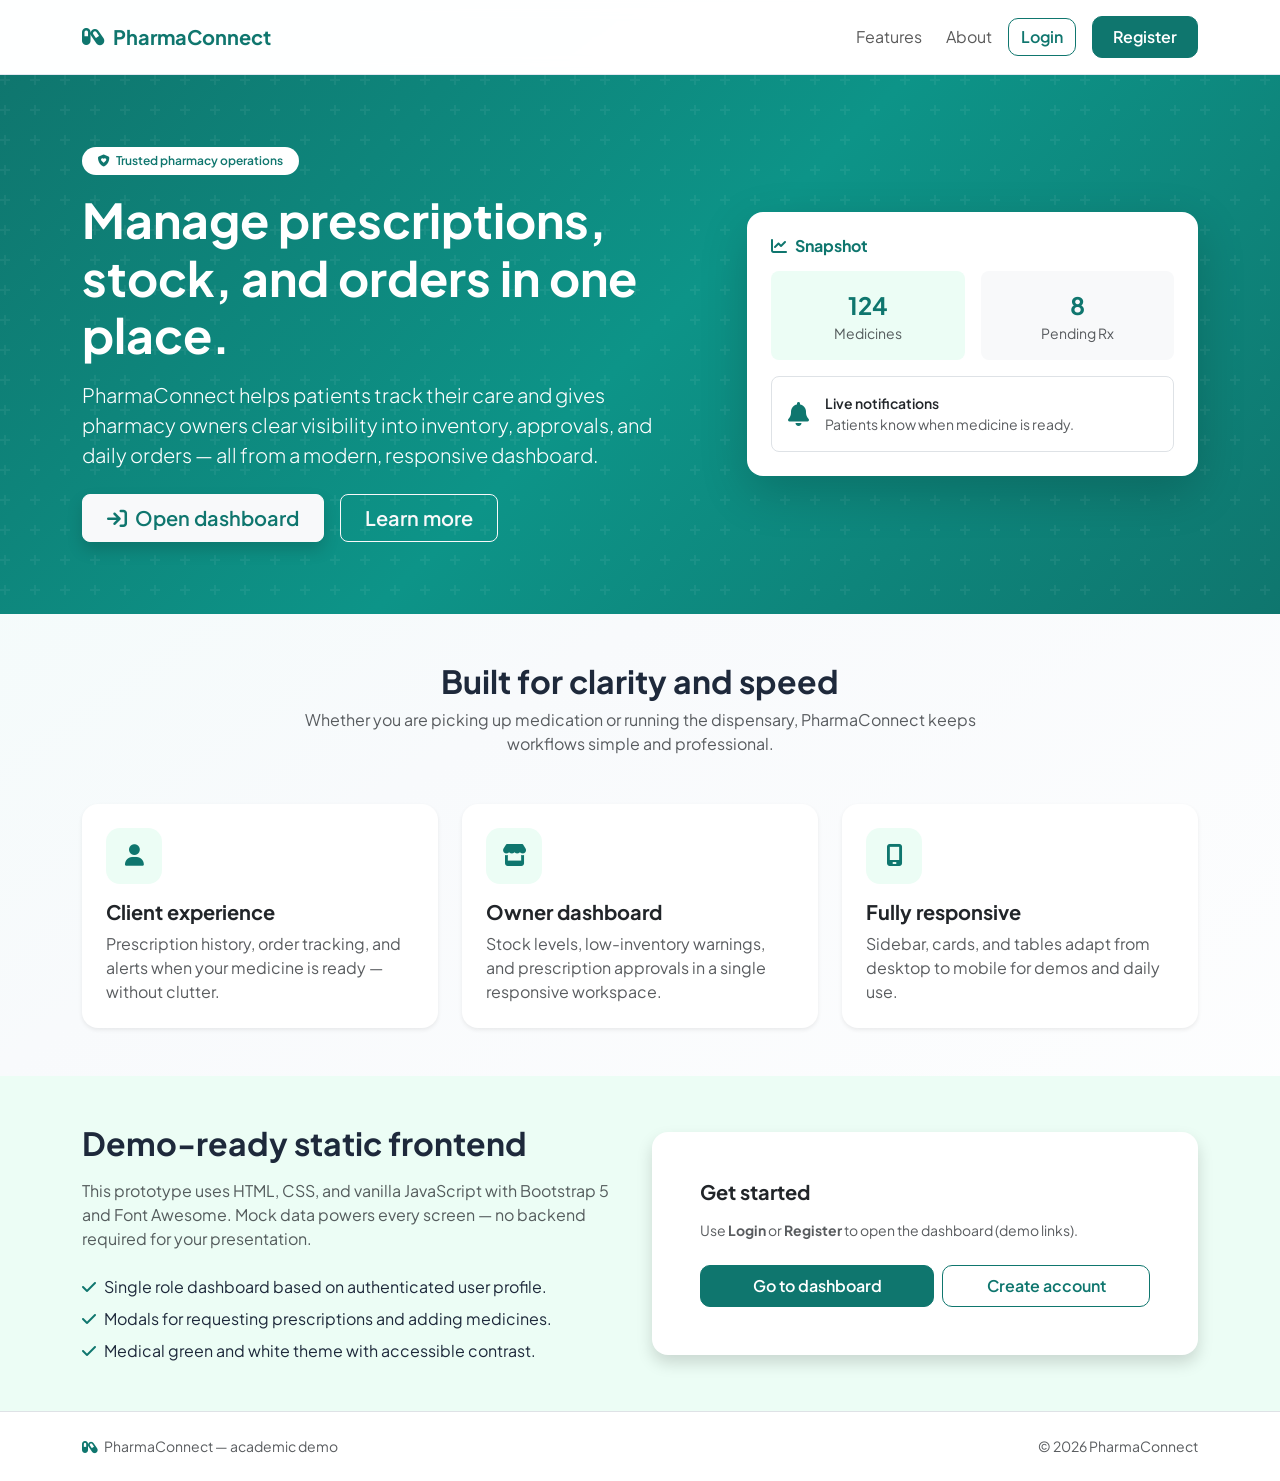
<file: index.html>
<!DOCTYPE html>
<html lang="en">
  <head>
    <meta charset="UTF-8" />
    <meta name="viewport" content="width=device-width, initial-scale=1.0" />
    <title>PharmaConnect — Pharmacy Management</title>
    <link rel="preconnect" href="https://fonts.googleapis.com" />
    <link rel="preconnect" href="https://fonts.gstatic.com" crossorigin />
    <link
      href="https://fonts.googleapis.com/css2?family=Plus+Jakarta+Sans:wght@400;500;600;700&display=swap"
      rel="stylesheet"
    />
    <link
      href="https://cdn.jsdelivr.net/npm/bootstrap@5.3.2/dist/css/bootstrap.min.css"
      rel="stylesheet"
    />
    <link
      rel="stylesheet"
      href="https://cdnjs.cloudflare.com/ajax/libs/font-awesome/6.5.1/css/all.min.css"
      crossorigin="anonymous"
      referrerpolicy="no-referrer"
    />
    <link rel="stylesheet" href="style.css" />
  </head>
  <body>
    <nav class="navbar navbar-expand-lg landing-nav sticky-top py-3">
      <div class="container">
        <a class="navbar-brand fw-bold text-pharma d-flex align-items-center gap-2" href="index.html">
          <i class="fa-solid fa-capsules"></i>
          PharmaConnect
        </a>
        <button
          class="navbar-toggler"
          type="button"
          data-bs-toggle="collapse"
          data-bs-target="#navLanding"
          aria-controls="navLanding"
          aria-expanded="false"
          aria-label="Toggle navigation"
        >
          <span class="navbar-toggler-icon"></span>
        </button>
        <div class="collapse navbar-collapse" id="navLanding">
          <ul class="navbar-nav ms-auto align-items-lg-center gap-lg-2">
            <li class="nav-item">
              <a class="nav-link" href="#features">Features</a>
            </li>
            <li class="nav-item">
              <a class="nav-link" href="#about">About</a>
            </li>
            <li class="nav-item">
              <button type="button" class="btn btn-outline-pharma me-lg-2 my-2 my-lg-0" data-bs-toggle="modal" data-bs-target="#modalLogin">
                Login
              </button>
            </li>
            <li class="nav-item">
              <button type="button" class="btn btn-pharma" data-bs-toggle="modal" data-bs-target="#modalRegister">
                Register
              </button>
            </li>
          </ul>
        </div>
      </div>
    </nav>

    <header class="hero-gradient text-white py-5">
      <div class="container position-relative py-lg-4">
        <div class="row align-items-center">
          <div class="col-lg-7 mb-5 mb-lg-0">
            <span class="badge bg-white text-pharma px-3 py-2 rounded-pill fw-semibold mb-3">
              <i class="fa-solid fa-shield-heart me-1"></i> Trusted pharmacy operations
            </span>
            <h2 class="display-5 fw-bold mb-3">Manage prescriptions, stock, and orders in one place.</h2>
            <p class="lead opacity-90 mb-4 pe-lg-5">
              PharmaConnect helps patients track their care and gives pharmacy owners clear visibility into
              inventory, approvals, and daily orders — all from a modern, responsive dashboard.
            </p>
            <div class="d-flex flex-wrap gap-3">
              <a href="dashboard.html" class="btn btn-light btn-lg text-pharma fw-semibold px-4 rounded-3 shadow">
                <i class="fa-solid fa-arrow-right-to-bracket me-2"></i>Open dashboard
              </a>
              <a href="#features" class="btn btn-outline-light btn-lg rounded-3 fw-semibold px-4">
                Learn more
              </a>
            </div>
          </div>
          <div class="col-lg-5">
            <div class="card border-0 shadow-lg rounded-4 overflow-hidden bg-white text-dark">
              <div class="card-body p-4">
                <h3 class="h6 text-pharma fw-bold mb-3">
                  <i class="fa-solid fa-chart-line me-2"></i>Snapshot
                </h3>
                <div class="row g-3 text-center small">
                  <div class="col-6">
                    <div class="p-3 rounded-3 bg-pharma-soft">
                      <div class="fs-4 fw-bold text-pharma">124</div>
                      <div class="text-muted">Medicines</div>
                    </div>
                  </div>
                  <div class="col-6">
                    <div class="p-3 rounded-3 bg-light">
                      <div class="fs-4 fw-bold text-pharma">8</div>
                      <div class="text-muted">Pending Rx</div>
                    </div>
                  </div>
                  <div class="col-12">
                    <div class="d-flex align-items-center gap-3 p-3 rounded-3 border">
                      <i class="fa-solid fa-bell text-pharma fs-4"></i>
                      <div class="text-start">
                        <div class="fw-semibold">Live notifications</div>
                        <div class="text-muted">Patients know when medicine is ready.</div>
                      </div>
                    </div>
                  </div>
                </div>
              </div>
            </div>
          </div>
        </div>
      </div>
    </header>

    <section id="features" class="py-5">
      <div class="container">
        <div class="text-center mb-5">
          <h2 class="fw-bold">Built for clarity and speed</h2>
          <p class="text-muted col-lg-8 mx-auto mb-0">
            Whether you are picking up medication or running the dispensary, PharmaConnect keeps workflows
            simple and professional.
          </p>
        </div>
        <div class="row g-4">
          <div class="col-md-4">
            <div class="card h-100 border-0 shadow-sm rounded-4">
              <div class="card-body p-4">
                <div class="feature-icon mb-3">
                  <i class="fa-solid fa-user"></i>
                </div>
                <h3 class="h5 fw-bold">Client experience</h3>
                <p class="text-muted mb-0">
                  Prescription history, order tracking, and alerts when your medicine is ready — without
                  clutter.
                </p>
              </div>
            </div>
          </div>
          <div class="col-md-4">
            <div class="card h-100 border-0 shadow-sm rounded-4">
              <div class="card-body p-4">
                <div class="feature-icon mb-3">
                  <i class="fa-solid fa-store"></i>
                </div>
                <h3 class="h5 fw-bold">Owner dashboard</h3>
                <p class="text-muted mb-0">
                  Stock levels, low-inventory warnings, and prescription approvals in a single responsive
                  workspace.
                </p>
              </div>
            </div>
          </div>
          <div class="col-md-4">
            <div class="card h-100 border-0 shadow-sm rounded-4">
              <div class="card-body p-4">
                <div class="feature-icon mb-3">
                  <i class="fa-solid fa-mobile-screen"></i>
                </div>
                <h3 class="h5 fw-bold">Fully responsive</h3>
                <p class="text-muted mb-0">
                  Sidebar, cards, and tables adapt from desktop to mobile for demos and daily use.
                </p>
              </div>
            </div>
          </div>
        </div>
      </div>
    </section>

    <section id="about" class="py-5 bg-pharma-soft">
      <div class="container">
        <div class="row align-items-center g-4">
          <div class="col-lg-6">
            <h2 class="fw-bold mb-3">Demo-ready static frontend</h2>
            <p class="text-muted mb-4">
              This prototype uses HTML, CSS, and vanilla JavaScript with Bootstrap 5 and Font Awesome. Mock
              data powers every screen — no backend required for your presentation.
            </p>
            <ul class="list-unstyled mb-0">
              <li class="d-flex gap-2 mb-2">
                <i class="fa-solid fa-check text-pharma mt-1"></i>
                <span>Single role dashboard based on authenticated user profile.</span>
              </li>
              <li class="d-flex gap-2 mb-2">
                <i class="fa-solid fa-check text-pharma mt-1"></i>
                <span>Modals for requesting prescriptions and adding medicines.</span>
              </li>
              <li class="d-flex gap-2">
                <i class="fa-solid fa-check text-pharma mt-1"></i>
                <span>Medical green and white theme with accessible contrast.</span>
              </li>
            </ul>
          </div>
          <div class="col-lg-6">
            <div class="card border-0 shadow rounded-4">
              <div class="card-body p-4 p-lg-5">
                <h3 class="h5 fw-bold mb-3">Get started</h3>
                <p class="text-muted small mb-4">
                  Use <strong>Login</strong> or <strong>Register</strong> to open the dashboard (demo links).
                </p>
                <div class="d-grid gap-2 d-sm-flex">
                  <button type="button" class="btn btn-pharma flex-sm-fill" data-bs-toggle="modal" data-bs-target="#modalLogin">Go to dashboard</button>
                  <button type="button" class="btn btn-outline-pharma flex-sm-fill" data-bs-toggle="modal" data-bs-target="#modalRegister">Create account</button>
                </div>
              </div>
            </div>
          </div>
        </div>
      </div>
    </section>

    <!-- Modal Login -->
    <div class="modal fade" id="modalLogin" tabindex="-1" aria-labelledby="modalLoginLabel" aria-hidden="true">
      <div class="modal-dialog modal-dialog-centered">
        <div class="modal-content rounded-4">
          <div class="modal-header">
            <h5 class="modal-title fw-bold" id="modalLoginLabel">Login</h5>
            <button type="button" class="btn-close" data-bs-dismiss="modal" aria-label="Close"></button>
          </div>
          <div class="modal-body">
            <div id="loginError" class="alert alert-danger d-none small"></div>
            <div class="mb-3">
              <label class="form-label fw-semibold" for="loginEmail">Email</label>
              <input type="email" class="form-control rounded-3" id="loginEmail" placeholder="ahmed@pharmaconnect.tn" />
            </div>
            <div class="mb-0">
              <label class="form-label fw-semibold" for="loginPassword">Password</label>
              <input type="password" class="form-control rounded-3" id="loginPassword" placeholder="password123" />
            </div>
          </div>
          <div class="modal-footer border-0 pt-0">
            <button type="button" class="btn btn-light border" data-bs-dismiss="modal">Cancel</button>
            <button type="button" class="btn btn-pharma" id="btnDoLogin">
              <span id="loginSpinner" class="spinner-border spinner-border-sm d-none me-1"></span>Login
            </button>
          </div>
        </div>
      </div>
    </div>

    <!-- Modal Register -->
    <div class="modal fade" id="modalRegister" tabindex="-1" aria-labelledby="modalRegisterLabel" aria-hidden="true">
      <div class="modal-dialog modal-dialog-centered">
        <div class="modal-content rounded-4">
          <div class="modal-header">
            <h5 class="modal-title fw-bold" id="modalRegisterLabel">Register (Patient)</h5>
            <button type="button" class="btn-close" data-bs-dismiss="modal" aria-label="Close"></button>
          </div>
          <div class="modal-body">
            <div id="registerError" class="alert alert-danger d-none small"></div>
            <div class="mb-3">
              <label class="form-label fw-semibold" for="regNom">Full name</label>
              <input type="text" class="form-control rounded-3" id="regNom" />
            </div>
            <div class="mb-3">
              <label class="form-label fw-semibold" for="regEmail">Email</label>
              <input type="email" class="form-control rounded-3" id="regEmail" />
            </div>
            <div class="mb-3">
              <label class="form-label fw-semibold" for="regPassword">Password</label>
              <input type="password" class="form-control rounded-3" id="regPassword" />
            </div>
            <div class="mb-3">
              <label class="form-label fw-semibold" for="regTelephone">Phone</label>
              <input type="text" class="form-control rounded-3" id="regTelephone" />
            </div>
            <div class="mb-0">
              <label class="form-label fw-semibold" for="regAdresse">Address</label>
              <input type="text" class="form-control rounded-3" id="regAdresse" />
            </div>
          </div>
          <div class="modal-footer border-0 pt-0">
            <button type="button" class="btn btn-light border" data-bs-dismiss="modal">Cancel</button>
            <button type="button" class="btn btn-pharma" id="btnDoRegister">
              <span id="registerSpinner" class="spinner-border spinner-border-sm d-none me-1"></span>Register
            </button>
          </div>
        </div>
      </div>
    </div>

    <footer class="py-4 border-top bg-white">
      <div class="container d-flex flex-column flex-md-row justify-content-between align-items-center gap-2">
        <span class="text-muted small">
          <i class="fa-solid fa-capsules text-pharma me-1"></i>
          PharmaConnect &mdash; academic demo
        </span>
        <span class="text-muted small">&copy; 2026 PharmaConnect</span>
      </div>
    </footer>

    <script src="https://cdn.jsdelivr.net/npm/bootstrap@5.3.2/dist/js/bootstrap.bundle.min.js"></script>
    <script src="api.js"></script>
    <script>
      function showAuthError(el, msg) {
        if (!el) return;
        el.textContent = msg;
        el.classList.remove("d-none");
      }
      function hideAuthError(el) {
        el?.classList.add("d-none");
      }
      async function redirectAfterAuth(user) {
        PharmaAPI.setSession(user);
        window.location.href = "dashboard.html";
      }
      document.getElementById("btnDoLogin")?.addEventListener("click", async () => {
        const errEl = document.getElementById("loginError");
        const spinner = document.getElementById("loginSpinner");
        hideAuthError(errEl);
        spinner?.classList.remove("d-none");
        try {
          const user = await PharmaAPI.login(
            document.getElementById("loginEmail").value.trim(),
            document.getElementById("loginPassword").value
          );
          await redirectAfterAuth(user);
        } catch (e) {
          showAuthError(errEl, e.message);
        } finally {
          spinner?.classList.add("d-none");
        }
      });
      document.getElementById("btnDoRegister")?.addEventListener("click", async () => {
        const errEl = document.getElementById("registerError");
        const spinner = document.getElementById("registerSpinner");
        hideAuthError(errEl);
        spinner?.classList.remove("d-none");
        try {
          const user = await PharmaAPI.register({
            nom: document.getElementById("regNom").value.trim(),
            email: document.getElementById("regEmail").value.trim(),
            password: document.getElementById("regPassword").value,
            telephone: document.getElementById("regTelephone").value.trim(),
            adresse: document.getElementById("regAdresse").value.trim(),
          });
          await redirectAfterAuth(user);
        } catch (e) {
          showAuthError(errEl, e.message);
        } finally {
          spinner?.classList.add("d-none");
        }
      });
      if (PharmaAPI.getSession()) {
        window.location.href = "dashboard.html";
      }
    </script>
  </body>
</html>
</file>
<file: style.css>
/* PharmaConnect — medical green theme */
:root {
  --pharma-primary: #0f766e;
  --pharma-primary-dark: #0d5c56;
  --pharma-primary-light: #14b8a6;
  --pharma-accent: #ecfdf5;
  --pharma-surface: #ffffff;
  --pharma-muted: #64748b;
  --pharma-border: #e2e8f0;
  --sidebar-width: 260px;
  --topbar-height: 64px;
}

* {
  box-sizing: border-box;
}

body {
  font-family: "Plus Jakarta Sans", system-ui, -apple-system, sans-serif;
  background: linear-gradient(145deg, #f0fdfa 0%, #f8fafc 45%, #ffffff 100%);
  min-height: 100vh;
  color: #1e293b;
}

/* Landing */
.landing-nav {
  backdrop-filter: blur(8px);
  background: rgba(255, 255, 255, 0.92) !important;
  border-bottom: 1px solid var(--pharma-border);
}

.hero-gradient {
  background: linear-gradient(135deg, var(--pharma-primary) 0%, #0d9488 50%, #0f766e 100%);
  position: relative;
  overflow: hidden;
}

.hero-gradient::before {
  content: "";
  position: absolute;
  inset: 0;
  background: url("data:image/svg+xml,%3Csvg width='60' height='60' viewBox='0 0 60 60' xmlns='http://www.w3.org/2000/svg'%3E%3Cg fill='none' fill-rule='evenodd'%3E%3Cg fill='%23ffffff' fill-opacity='0.06'%3E%3Cpath d='M36 34v-4h-2v4h-4v2h4v4h2v-4h4v-2h-4zm0-30V0h-2v4h-4v2h4v4h2V6h4V4h-4zM6 34v-4H4v4H0v2h4v4h2v-4h4v-2H6zM6 4V0H4v4H0v2h4v4h2V6h4V4H6z'/%3E%3C/g%3E%3C/g%3E%3C/svg%3E");
  opacity: 0.9;
}

.feature-icon {
  width: 56px;
  height: 56px;
  border-radius: 14px;
  display: flex;
  align-items: center;
  justify-content: center;
  background: var(--pharma-accent);
  color: var(--pharma-primary);
  font-size: 1.35rem;
}

.btn-pharma {
  background: var(--pharma-primary);
  border-color: var(--pharma-primary);
  color: #fff;
  font-weight: 600;
  padding: 0.5rem 1.25rem;
  border-radius: 10px;
  transition: background 0.2s, transform 0.15s, box-shadow 0.2s;
}

.btn-pharma:hover {
  background: var(--pharma-primary-dark);
  border-color: var(--pharma-primary-dark);
  color: #fff;
  transform: translateY(-1px);
  box-shadow: 0 8px 20px rgba(15, 118, 110, 0.35);
}

.btn-outline-pharma {
  color: var(--pharma-primary);
  border-color: var(--pharma-primary);
  font-weight: 600;
  border-radius: 10px;
}

.btn-outline-pharma:hover {
  background: var(--pharma-primary);
  color: #fff;
}

.text-pharma {
  color: var(--pharma-primary) !important;
}

.bg-pharma-soft {
  background-color: var(--pharma-accent) !important;
}

/* Dashboard layout */
.dashboard-wrapper {
  min-height: 100vh;
}

.sidebar {
  width: var(--sidebar-width);
  min-height: 100vh;
  background: linear-gradient(180deg, var(--pharma-primary-dark) 0%, var(--pharma-primary) 100%);
  color: #fff;
  position: fixed;
  top: 0;
  left: 0;
  z-index: 1030;
  padding: 1.25rem 0;
  box-shadow: 4px 0 24px rgba(15, 118, 110, 0.15);
  transition: transform 0.3s ease;
}

.sidebar-brand {
  padding: 0 1.25rem 1.5rem;
  border-bottom: 1px solid rgba(255, 255, 255, 0.12);
  margin-bottom: 1rem;
}

.sidebar-brand h1 {
  font-size: 1.15rem;
  font-weight: 700;
  letter-spacing: -0.02em;
  margin: 0;
}

.sidebar-brand small {
  opacity: 0.75;
  font-size: 0.75rem;
}

.sidebar .nav-link {
  color: rgba(255, 255, 255, 0.85);
  padding: 0.65rem 1.25rem;
  margin: 0.15rem 0.75rem;
  border-radius: 10px;
  font-weight: 500;
  display: flex;
  align-items: center;
  gap: 0.65rem;
  transition: background 0.2s, color 0.2s;
}

.sidebar .nav-link:hover {
  color: #fff;
  background: rgba(255, 255, 255, 0.1);
}

.sidebar .nav-link.active {
  background: rgba(255, 255, 255, 0.18);
  color: #fff;
}

.sidebar .nav-link i {
  width: 1.25rem;
  text-align: center;
  opacity: 0.9;
}

.main-content {
  margin-left: var(--sidebar-width);
  min-height: 100vh;
}

.topbar {
  height: var(--topbar-height);
  background: var(--pharma-surface);
  border-bottom: 1px solid var(--pharma-border);
  padding: 0 1.5rem;
  display: flex;
  align-items: center;
  justify-content: space-between;
  position: sticky;
  top: 0;
  z-index: 1020;
}

.topbar-user {
  min-width: 180px;
}

.badge-role {
  display: inline-flex;
  align-items: center;
  justify-content: center;
  border-radius: 999px;
  padding: 0.4rem 0.85rem;
  font-size: 0.8rem;
  font-weight: 700;
  text-transform: uppercase;
  color: #ffffff;
  background: var(--pharma-primary);
}

.badge-role-patient {
  background: #0f766e;
}

.badge-role-pharmacien {
  background: #134e4a;
}

.badge-role-admin {
  background: #7c3aed;
}

.role-switch-group {
  display: flex;
  flex-wrap: wrap;
  gap: 0.5rem;
  align-items: center;
}

.role-switch-group .btn {
  border-radius: 10px;
  font-weight: 600;
  font-size: 0.875rem;
  padding: 0.45rem 1rem;
  border-width: 2px;
}

.role-switch-group .btn-role-active {
  background: var(--pharma-primary);
  border-color: var(--pharma-primary);
  color: #fff;
}

.role-switch-group .btn-role-inactive {
  background: #fff;
  border-color: var(--pharma-border);
  color: var(--pharma-muted);
}

.role-switch-group .btn-role-inactive:hover {
  border-color: var(--pharma-primary-light);
  color: var(--pharma-primary);
}

.page-body {
  padding: 1.5rem;
  max-width: 1400px;
}

.card-dashboard {
  border: 1px solid var(--pharma-border);
  border-radius: 14px;
  box-shadow: 0 4px 6px -1px rgba(15, 23, 42, 0.06);
  overflow: hidden;
}

.card-dashboard .card-header {
  background: var(--pharma-surface);
  border-bottom: 1px solid var(--pharma-border);
  font-weight: 600;
  padding: 0.85rem 1.25rem;
}

.stat-card {
  border-radius: 14px;
  border: 1px solid var(--pharma-border);
  padding: 1.25rem;
  background: #fff;
  height: 100%;
  transition: box-shadow 0.2s, transform 0.15s;
}

.stat-card:hover {
  box-shadow: 0 12px 24px -8px rgba(15, 118, 110, 0.12);
  transform: translateY(-2px);
}

.stat-card .stat-value {
  font-size: 1.75rem;
  font-weight: 700;
  color: var(--pharma-primary);
  line-height: 1.2;
}

.stat-card .stat-label {
  font-size: 0.8rem;
  color: var(--pharma-muted);
  text-transform: uppercase;
  letter-spacing: 0.04em;
  font-weight: 600;
}

.notification-banner {
  border-left: 4px solid var(--pharma-primary-light);
  background: var(--pharma-accent);
  border-radius: 0 12px 12px 0;
  padding: 1rem 1.25rem;
}

.table thead th {
  font-size: 0.75rem;
  text-transform: uppercase;
  letter-spacing: 0.05em;
  color: var(--pharma-muted);
  font-weight: 600;
  border-bottom-width: 1px;
}

.badge-status-pending {
  background: #fef3c7;
  color: #b45309;
}

.badge-status-approved {
  background: #d1fae5;
  color: #047857;
}

.badge-status-ready {
  background: #dbeafe;
  color: #1d4ed8;
}

.sidebar-toggle {
  display: none;
}

/* Mobile */
@media (max-width: 991.98px) {
  .sidebar {
    transform: translateX(-100%);
  }

  .sidebar.show {
    transform: translateX(0);
  }

  .main-content {
    margin-left: 0;
  }

  .sidebar-toggle {
    display: inline-flex;
  }

  .sidebar-backdrop {
    display: none;
    position: fixed;
    inset: 0;
    background: rgba(15, 23, 42, 0.45);
    z-index: 1025;
  }

  .sidebar-backdrop.show {
    display: block;
  }
}

.modal-header {
  border-bottom-color: var(--pharma-border);
}

.modal-footer {
  border-top-color: var(--pharma-border);
}

.toast-pharma {
  border-left: 4px solid var(--pharma-primary);
}

.global-loading {
  position: fixed;
  inset: 0;
  z-index: 2000;
  display: flex;
  align-items: center;
  justify-content: center;
  background: rgba(255, 255, 255, 0.75);
  font-weight: 600;
  color: var(--pharma-primary);
}
</file>
